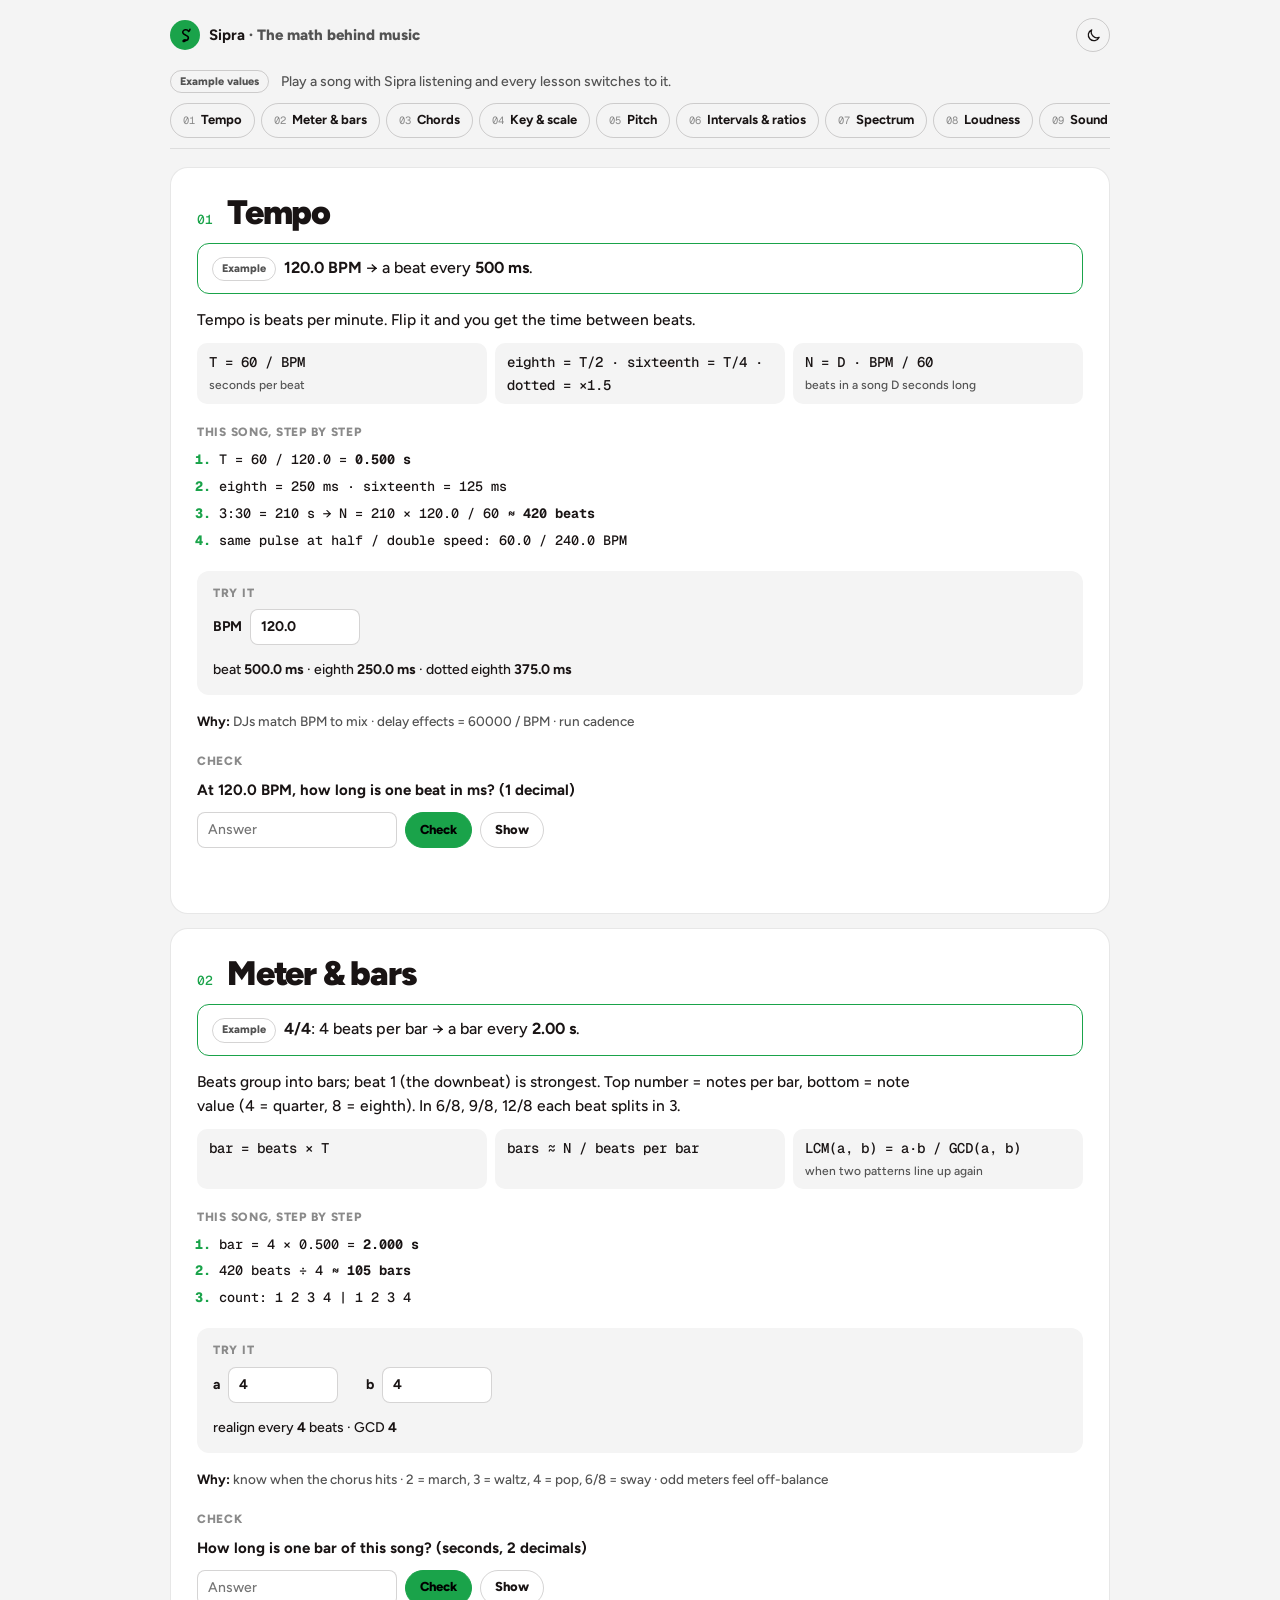
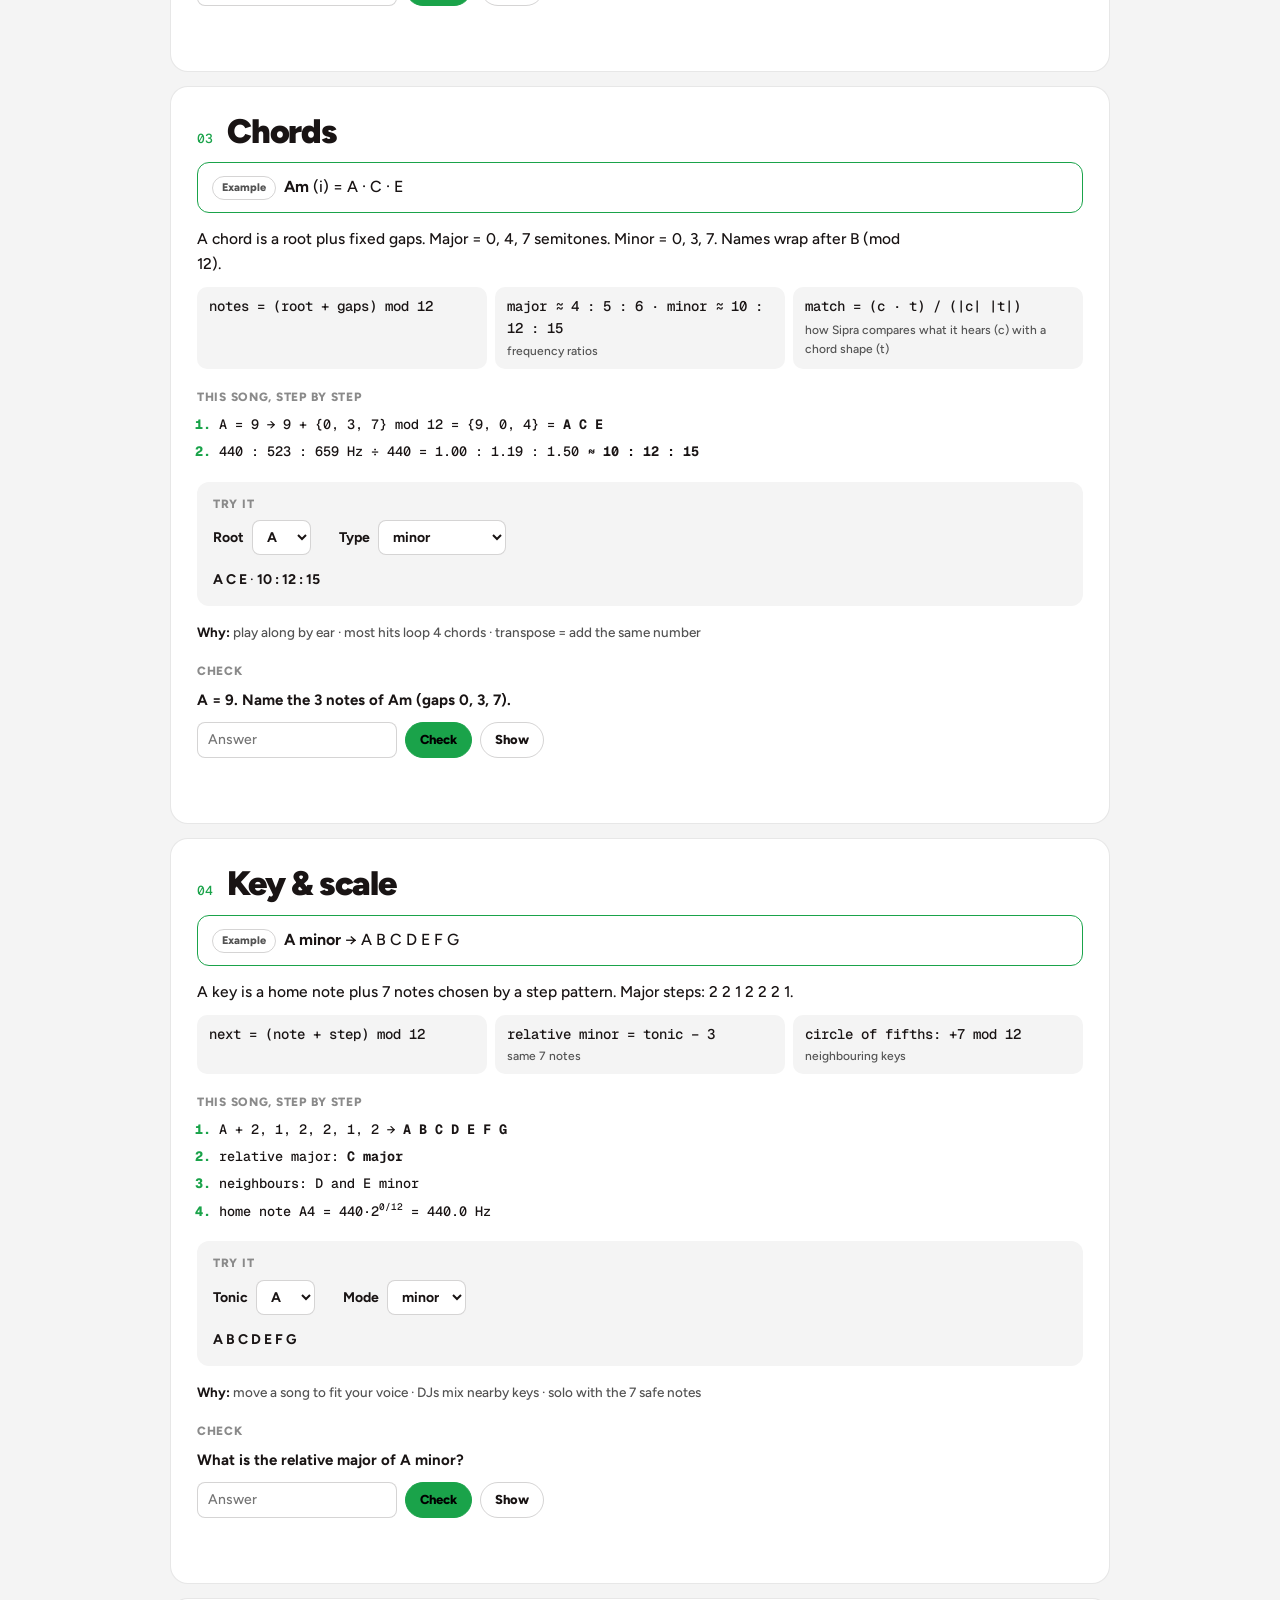
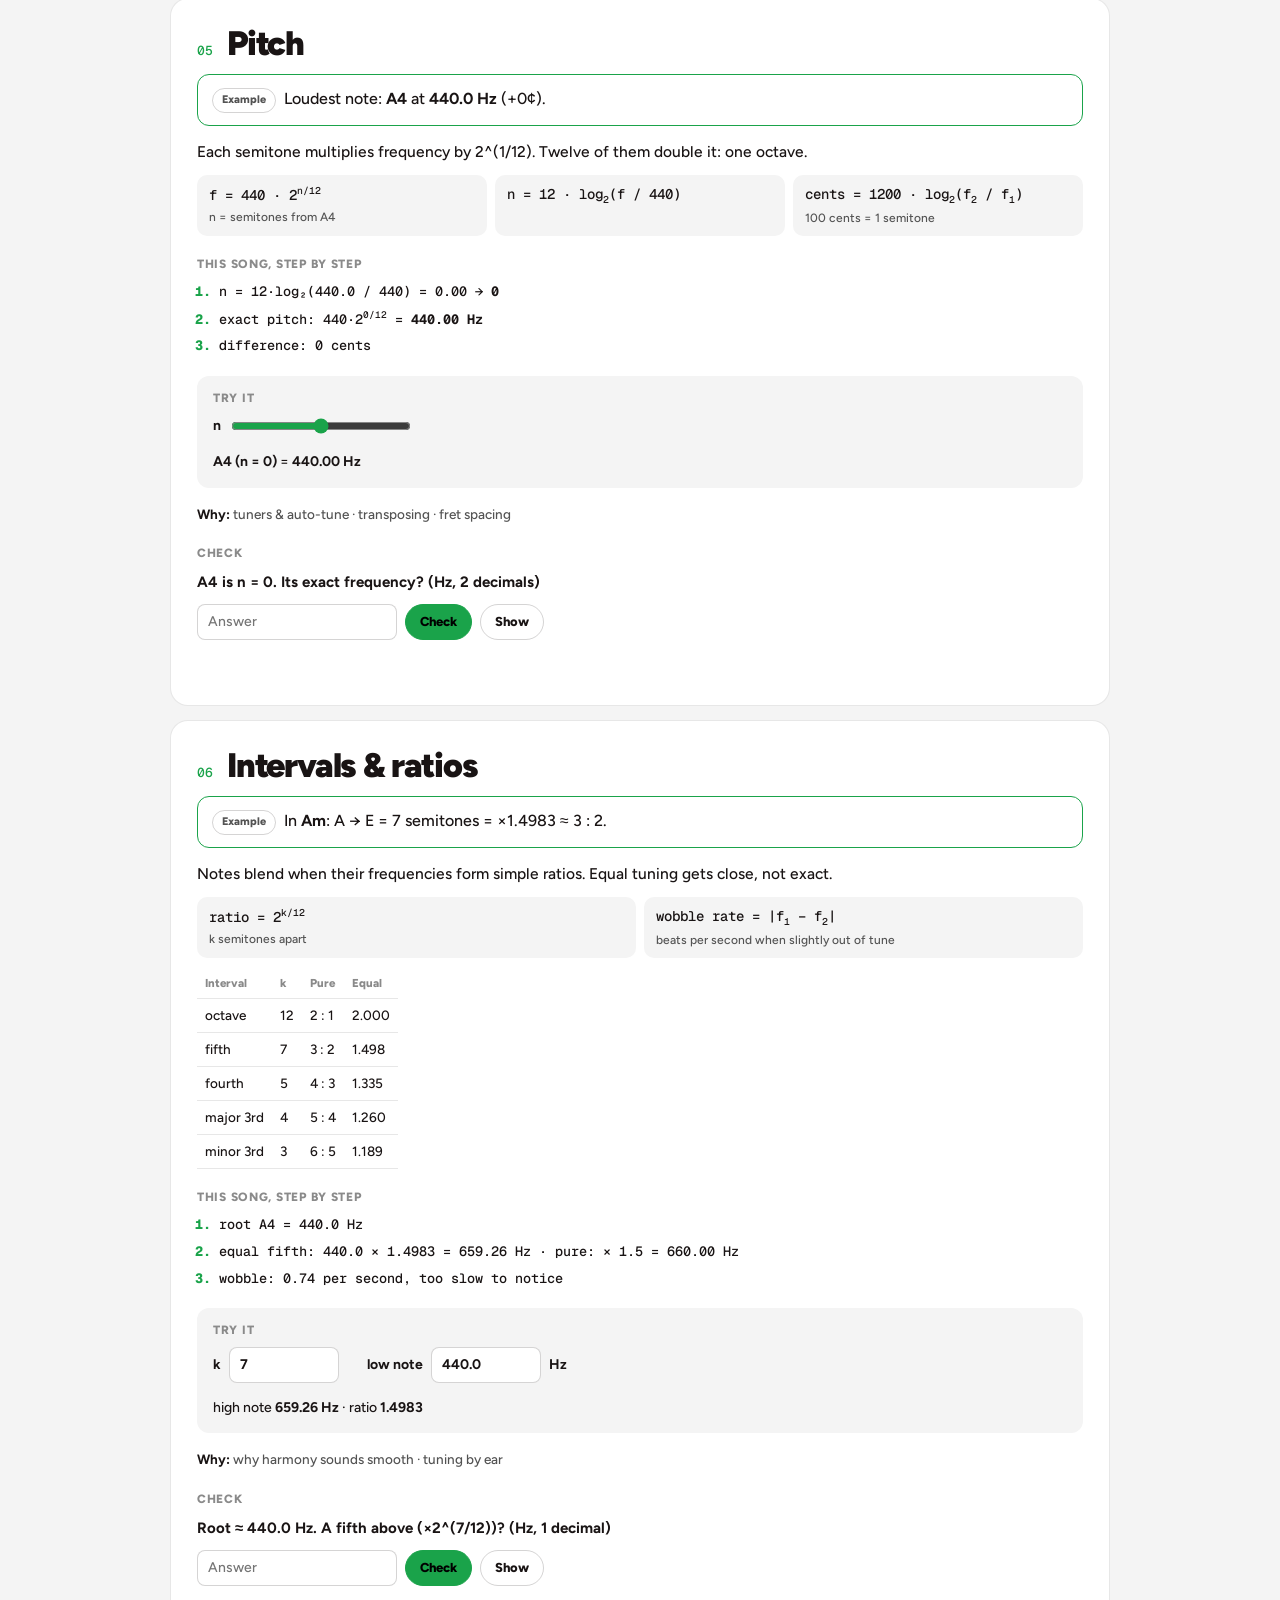
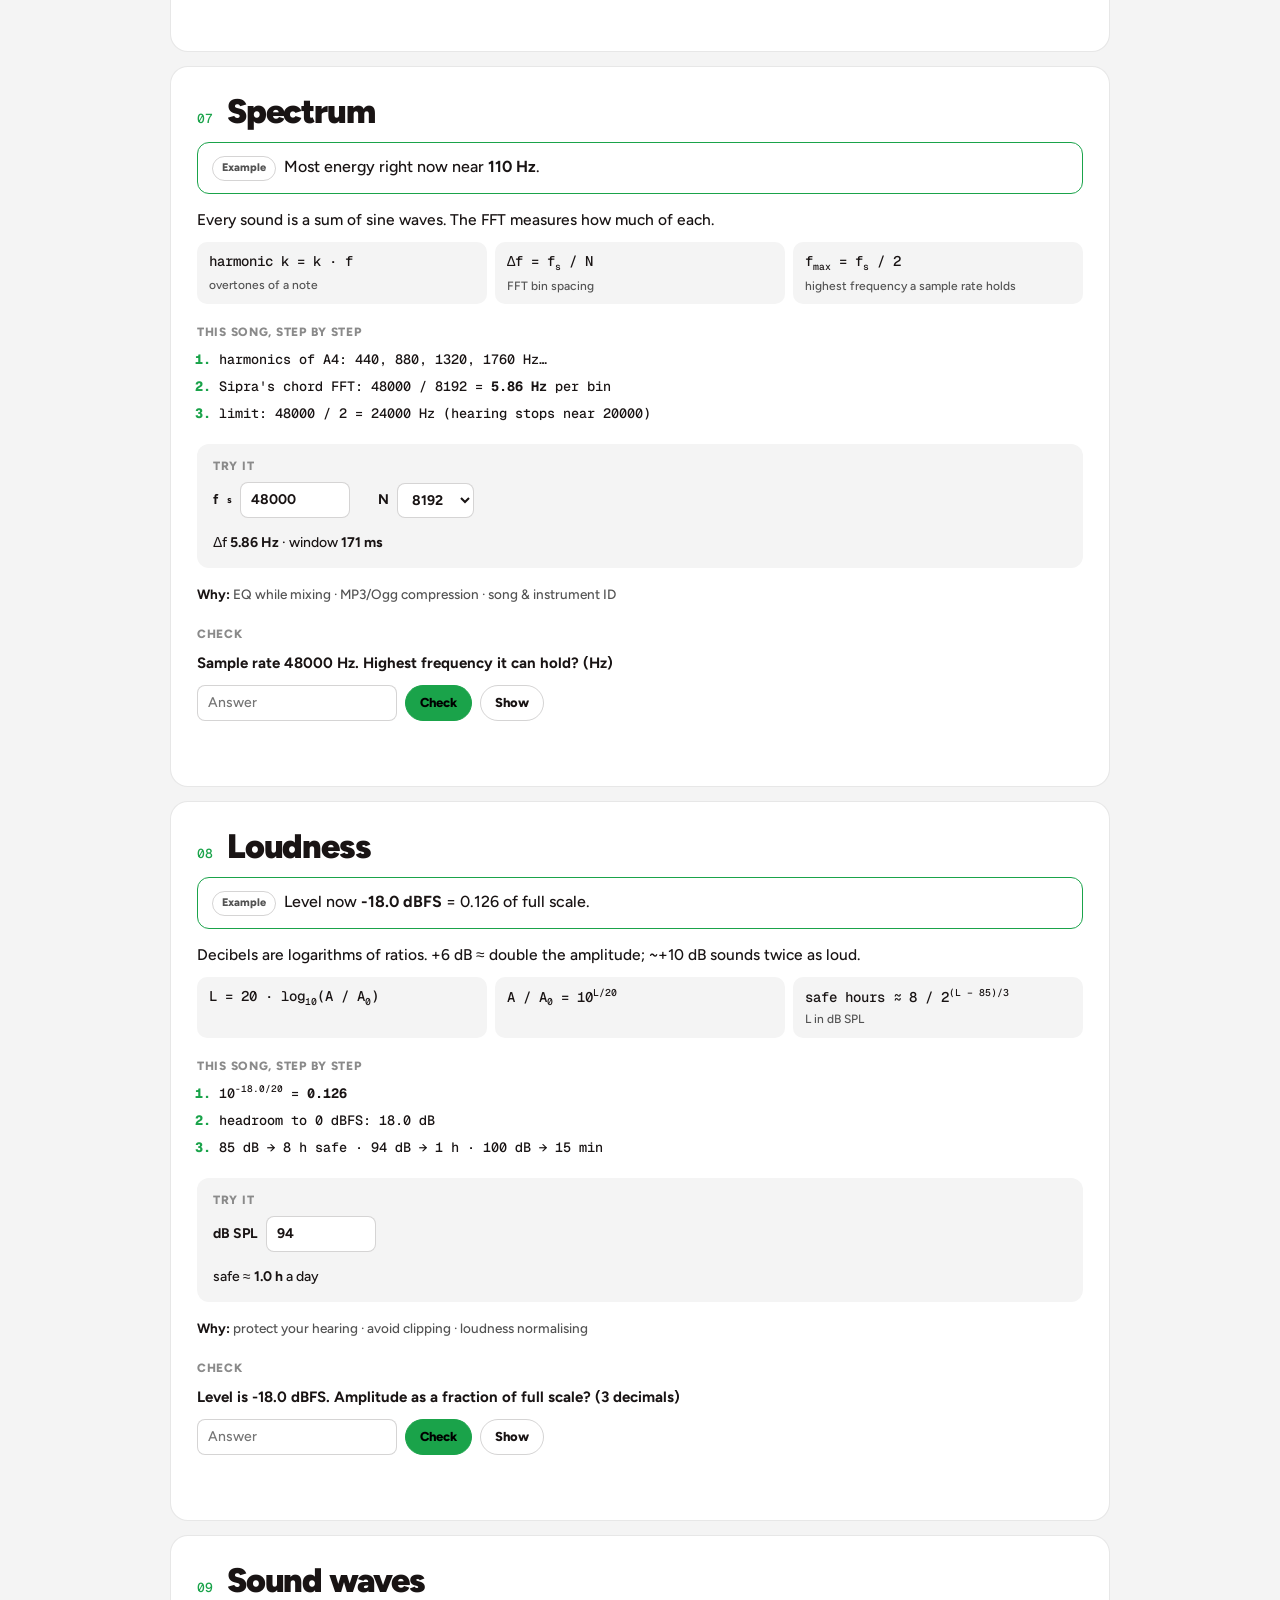
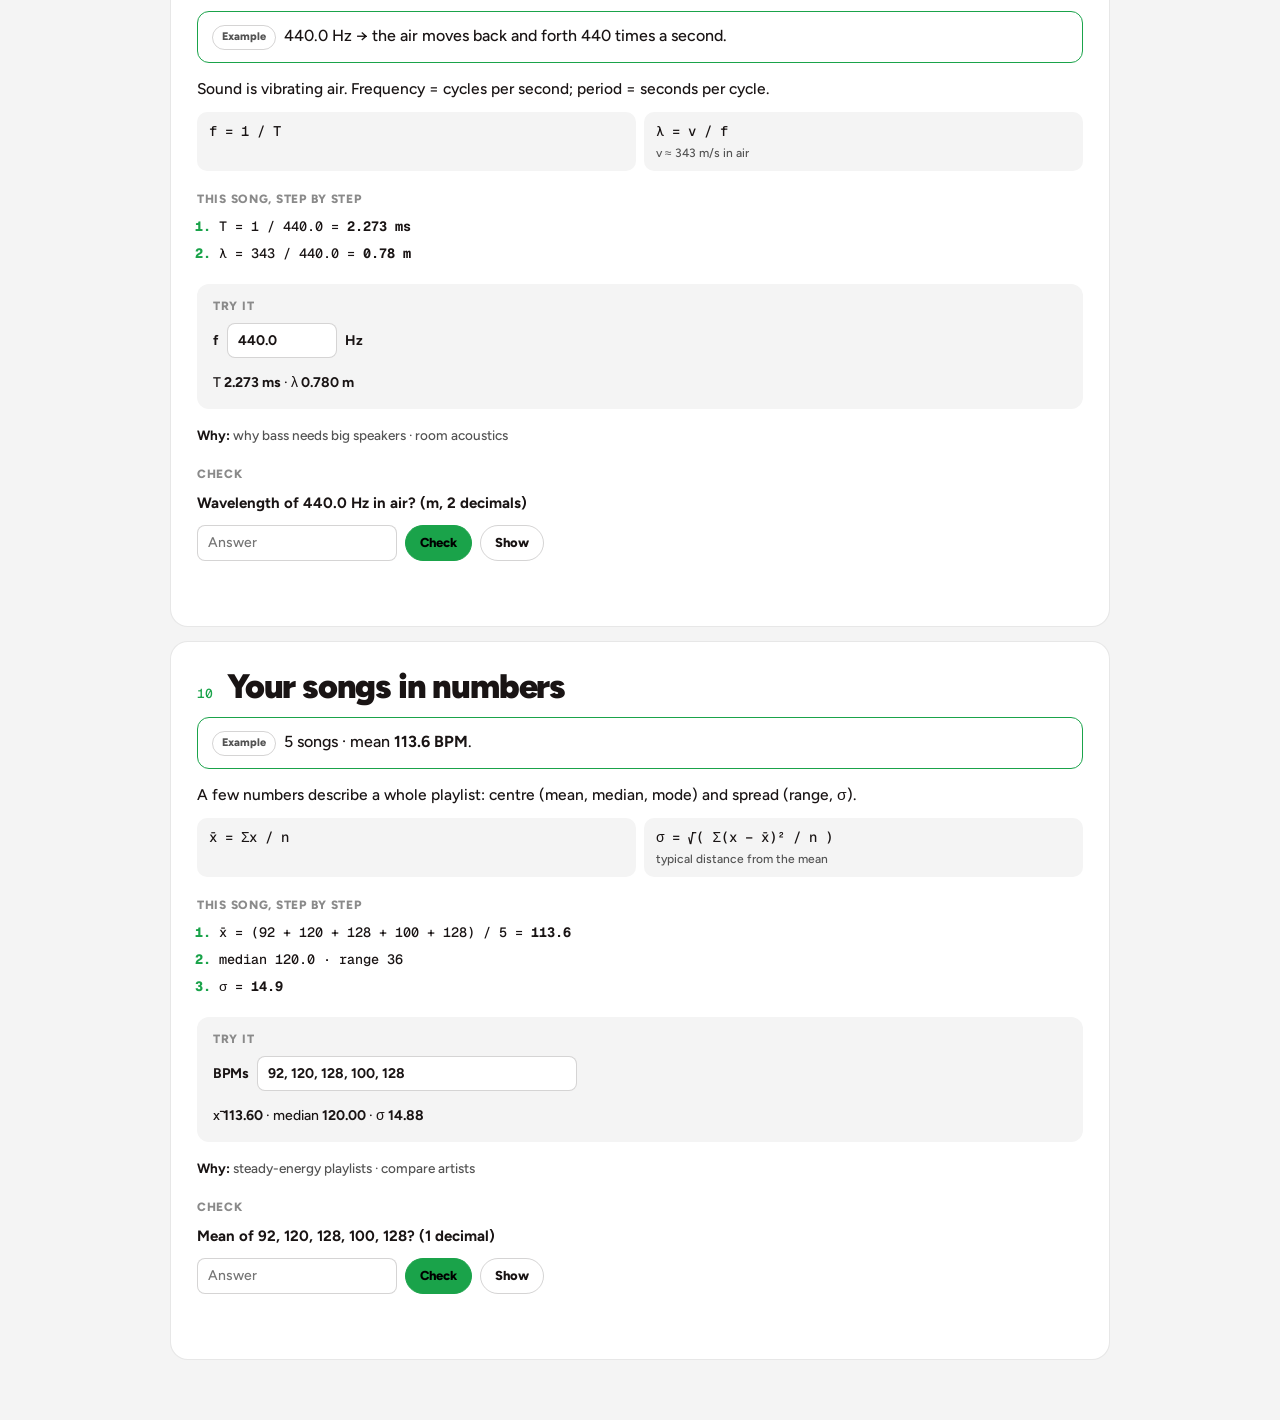
<file: extension/learn.html>
<!DOCTYPE html>
<html lang="en">
<head>
  <meta charset="utf-8">
  <meta name="viewport" content="width=device-width, initial-scale=1">
  <title>Sipra · The math behind music</title>
  <link rel="preconnect" href="https://fonts.googleapis.com">
  <link rel="preconnect" href="https://fonts.gstatic.com" crossorigin>
  <link href="https://fonts.googleapis.com/css2?family=Figtree:wght@400;500;600;700;800;900&family=Geist+Mono:wght@400;500&display=swap" rel="stylesheet">
  <link rel="stylesheet" href="sidepanel.css">
  <link rel="stylesheet" href="learn.css">
  <script src="theme-init.js"></script>
  <style>
    body { font-size: 15px; }
    .page { max-width: 980px; margin: 0 auto; padding: 0 20px; }
    .page-head { display: flex; align-items: center; justify-content: space-between; padding: 18px 0 6px; }
    .page-head h1 { margin: 0; font-size: 15px; font-weight: 800; color: var(--muted); }
    .page-head h1 b { color: var(--text); }
  </style>
</head>
<body>
  <div class="page">
    <header class="page-head">
      <div class="brand">
        <span class="brand-mark" aria-hidden="true"><svg viewBox="0 0 24 24" aria-hidden="true"><path d="M16.4 6.2c-.9-1.7-2.8-2.6-4.8-2.3-2.4.4-3.9 2.3-3.4 4.3.5 2 2.7 2.8 4.6 3.6 1.9.8 3.6 2 3.2 4.1-.3 1.7-1.6 2.8-3.3 3.1" fill="none" stroke="currentColor" stroke-width="2.2" stroke-linecap="round"/><ellipse cx="10.4" cy="19.2" rx="3" ry="2.15" transform="rotate(-22 10.4 19.2)" fill="currentColor"/><path d="M16.4 6.2c.9-.6 1.7-1.6 1.9-2.9" fill="none" stroke="currentColor" stroke-width="2.2" stroke-linecap="round"/></svg></span>
        <h1><b>Sipra</b> · The math behind music</h1>
      </div>
      <button class="icon-btn" id="themeToggle" type="button" aria-label="Switch theme" title="Light / dark">
        <svg class="ic-moon" viewBox="0 0 24 24" fill="none" stroke="currentColor" stroke-width="1.8" stroke-linecap="round" stroke-linejoin="round" aria-hidden="true"><path d="M20 14.5A8 8 0 0 1 9.5 4a8 8 0 1 0 10.5 10.5z"/></svg>
        <svg class="ic-sun" viewBox="0 0 24 24" fill="none" stroke="currentColor" stroke-width="1.8" stroke-linecap="round" aria-hidden="true"><circle cx="12" cy="12" r="4"/><path d="M12 2.5v2M12 19.5v2M2.5 12h2M19.5 12h2M5.3 5.3l1.4 1.4M17.3 17.3l1.4 1.4M5.3 18.7l1.4-1.4M17.3 6.7l1.4-1.4"/></svg>
      </button>
    </header>
    <div id="learnRoot"></div>
  </div>
  <script src="learn.js"></script>
  <script src="learn-page.js"></script>
</body>
</html>
</file>
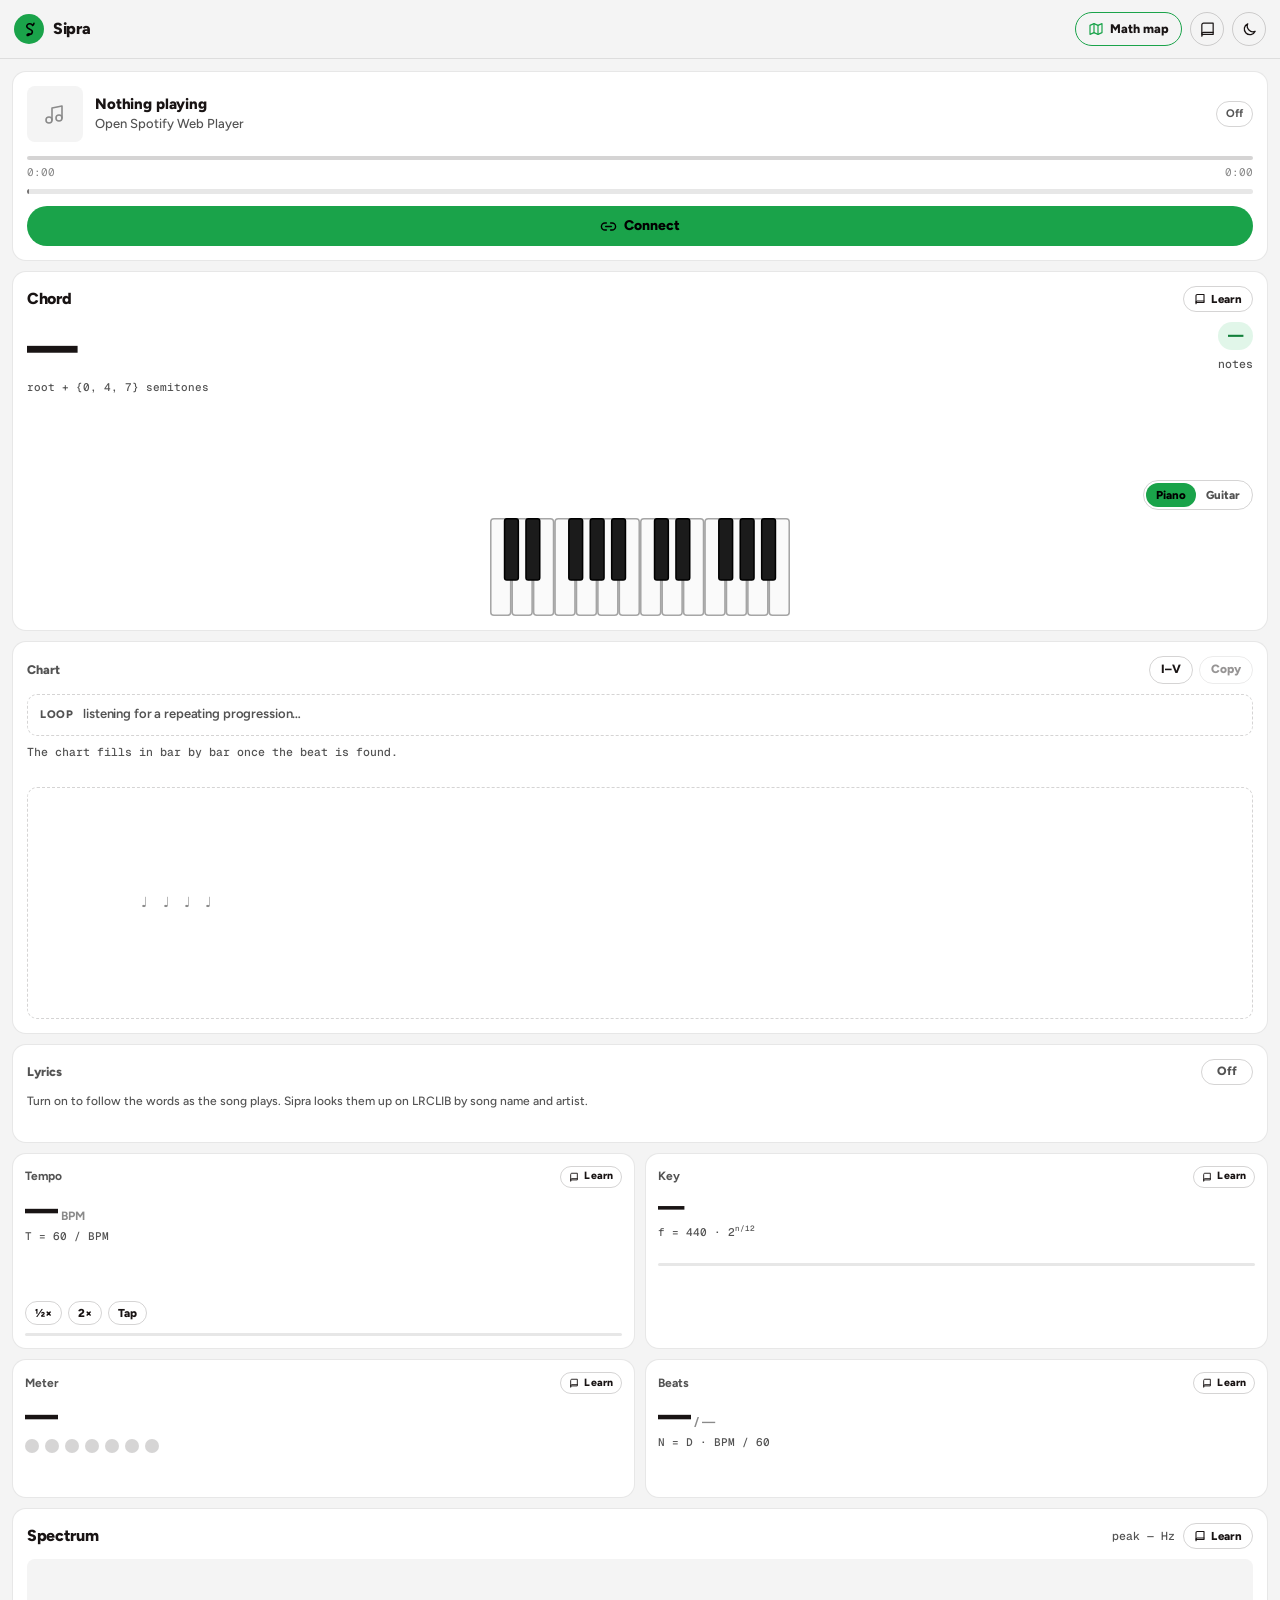
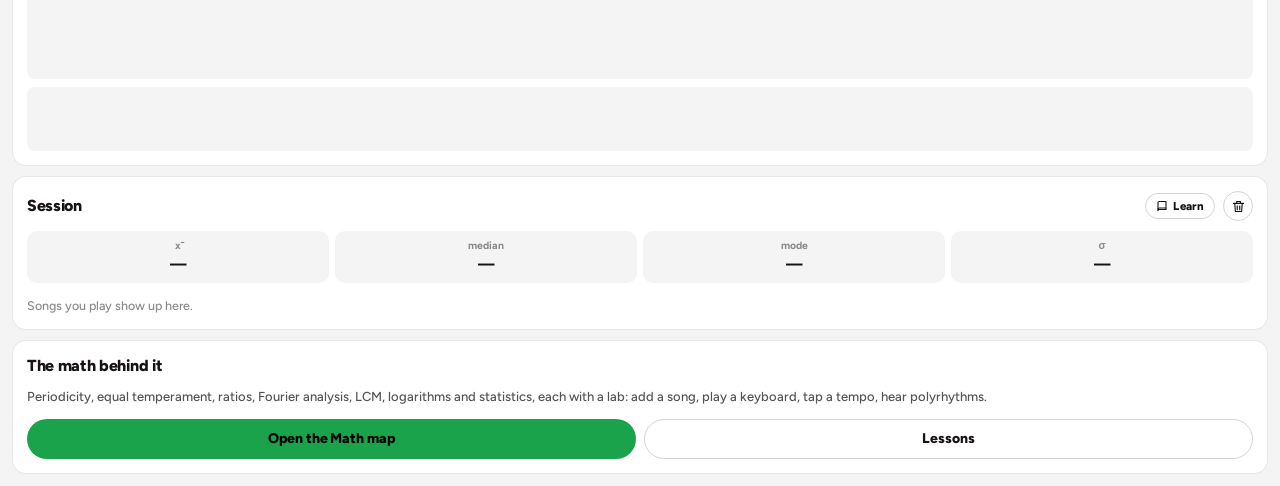
<file: extension/sidepanel.html>
<!DOCTYPE html>
<html lang="en">
<head>
  <meta charset="utf-8">
  <meta name="viewport" content="width=device-width, initial-scale=1">
  <title>Sipra</title>
  <link rel="preconnect" href="https://fonts.googleapis.com">
  <link rel="preconnect" href="https://fonts.gstatic.com" crossorigin>
  <link href="https://fonts.googleapis.com/css2?family=Figtree:wght@400;500;600;700;800;900&family=Geist+Mono:wght@400;500&display=swap" rel="stylesheet">
  <link rel="stylesheet" href="sidepanel.css">
  <link rel="stylesheet" href="sipra-chart.css">
  <link rel="stylesheet" href="sipra-chordviz.css">
  <link rel="stylesheet" href="sipra-lyrics.css">
  <script src="theme-init.js"></script>
</head>
<body>
  <header class="top">
    <div class="brand">
      <span class="brand-mark" aria-hidden="true">
        <svg viewBox="0 0 24 24" aria-hidden="true"><path d="M16.4 6.2c-.9-1.7-2.8-2.6-4.8-2.3-2.4.4-3.9 2.3-3.4 4.3.5 2 2.7 2.8 4.6 3.6 1.9.8 3.6 2 3.2 4.1-.3 1.7-1.6 2.8-3.3 3.1" fill="none" stroke="currentColor" stroke-width="2.2" stroke-linecap="round"/><ellipse cx="10.4" cy="19.2" rx="3" ry="2.15" transform="rotate(-22 10.4 19.2)" fill="currentColor"/><path d="M16.4 6.2c.9-.6 1.7-1.6 1.9-2.9" fill="none" stroke="currentColor" stroke-width="2.2" stroke-linecap="round"/></svg>
      </span>
      <span class="brand-name">Sipra</span>
    </div>
    <div class="top-actions">
      <button class="map-btn" type="button" data-open-map aria-label="Open the Math map: labs and lessons" title="Math map: the math behind music, with labs">
        <svg viewBox="0 0 24 24" fill="none" stroke="currentColor" stroke-width="1.8" stroke-linecap="round" stroke-linejoin="round" aria-hidden="true"><path d="M9 4 3 6.5v13.5l6-2.5 6 2.5 6-2.5V4l-6 2.5z"/><path d="M9 4v13.5M15 6.5V20"/></svg>
        Math map
      </button>
      <button class="icon-btn" type="button" data-learn="" aria-label="Open all lessons" title="Lessons">
        <svg viewBox="0 0 24 24" fill="none" stroke="currentColor" stroke-width="1.7" stroke-linecap="round" stroke-linejoin="round" aria-hidden="true"><path d="M4 5.5A2.5 2.5 0 0 1 6.5 3H20v16H6.5A2.5 2.5 0 0 0 4 21.5z"/><path d="M4 18.5A2.5 2.5 0 0 1 6.5 16H20"/></svg>
      </button>
      <button class="icon-btn" id="themeToggle" type="button" aria-label="Switch theme" title="Light / dark">
        <svg class="ic-moon" viewBox="0 0 24 24" fill="none" stroke="currentColor" stroke-width="1.8" stroke-linecap="round" stroke-linejoin="round" aria-hidden="true"><path d="M20 14.5A8 8 0 0 1 9.5 4a8 8 0 1 0 10.5 10.5z"/></svg>
        <svg class="ic-sun" viewBox="0 0 24 24" fill="none" stroke="currentColor" stroke-width="1.8" stroke-linecap="round" aria-hidden="true"><circle cx="12" cy="12" r="4"/><path d="M12 2.5v2M12 19.5v2M2.5 12h2M19.5 12h2M5.3 5.3l1.4 1.4M17.3 17.3l1.4 1.4M5.3 18.7l1.4-1.4M17.3 6.7l1.4-1.4"/></svg>
      </button>
    </div>
  </header>

  <main>
    <section class="card np" aria-label="Now playing">
      <div class="np-row">
        <div class="art" id="art">
          <svg viewBox="0 0 24 24" fill="none" stroke="currentColor" stroke-width="1.6" stroke-linecap="round" stroke-linejoin="round" aria-hidden="true"><path d="M9 18V6l10-2v12"/><circle cx="6" cy="18" r="3"/><circle cx="16" cy="16" r="3"/></svg>
          <img id="artImg" alt="" hidden>
          <div class="art-eq" id="artEq" aria-hidden="true"><i></i><i></i><i></i><i></i><i></i></div>
        </div>
        <div class="np-text">
          <p class="np-title" id="npTitle">Nothing playing</p>
          <p class="np-artist" id="npArtist">Open Spotify Web Player</p>
        </div>
        <span class="status" id="status" data-state="off">Off</span>
      </div>
      <div class="progress" aria-hidden="true"><i id="progressFill"></i></div>
      <div class="times"><span id="posText">0:00</span><span id="durText">0:00</span></div>
      <div class="level" aria-hidden="true"><i id="levelFill"></i><b id="levelPeak"></b></div>
      <div class="connect-row">
        <button class="btn btn-primary" id="connectBtn" type="button">
          <svg viewBox="0 0 24 24" fill="none" stroke="currentColor" stroke-width="2" stroke-linecap="round" stroke-linejoin="round" aria-hidden="true"><path d="M9 7H7a5 5 0 0 0 0 10h2M15 7h2a5 5 0 0 1 0 10h-2M8 12h8"/></svg>
          <span id="connectLabel">Connect</span>
        </button>
        <button class="btn btn-ghost" id="openSpotifyBtn" type="button" hidden>
          <svg viewBox="0 0 24 24" fill="none" stroke="currentColor" stroke-width="1.8" stroke-linecap="round" stroke-linejoin="round" aria-hidden="true"><path d="M14 4h6v6M20 4l-9 9M18 14v5a1 1 0 0 1-1 1H5a1 1 0 0 1-1-1V7a1 1 0 0 1 1-1h5"/></svg>
          Open Spotify
        </button>
      </div>
      <p class="hint" id="hint" hidden></p>
    </section>

    <!-- Chord -->
    <section class="card chord-card" aria-label="Current chord">
      <div class="card-head">
        <h2>Chord</h2>
        <button class="learn" type="button" data-learn="chords">Learn</button>
      </div>
      <div class="chord-main">
        <p class="chord-name" id="chordName">—</p>
        <div class="chord-side">
          <span class="roman" id="chordRoman">—</span>
          <code id="chordNotes">notes</code>
        </div>
      </div>
      <code class="chord-math" id="chordMath">root + {0, 4, 7} semitones</code>
      <ol class="chord-line" id="chordLine" aria-label="Recent chords"></ol>
      <div class="chord-viz" id="chordViz" aria-label="The chord on a piano or guitar"></div>
    </section>

    <!-- Chord chart: the song's chords bar by bar -->
    <section class="card" id="chartCard" aria-label="Chord chart, bar by bar"></section>

    <!-- Lyrics that follow the song -->
    <section class="card" id="lyricsCard" aria-label="Lyrics"></section>

    <section class="grid" aria-label="Song math">
      <article class="tile">
        <header><span>Tempo</span><button class="learn sm" type="button" data-learn="tempo" aria-label="Learn tempo math">Learn</button></header>
        <p class="big"><span id="bpmVal">—</span><small>BPM</small></p>
        <code id="bpmMath">T = 60 / BPM</code>
        <code class="alt" id="bpmAlt"></code>
        <div class="tempo-fix" role="group" aria-label="Fix the tempo">
          <button type="button" data-tempo-fix="0.5" title="Halve the tempo (Sipra counted eighth notes)">½×</button>
          <button type="button" data-tempo-fix="2" title="Double the tempo (Sipra counted half notes)">2×</button>
          <button type="button" data-tap-tempo title="Tap along with the beat, 4 taps or more">Tap</button>
          <button type="button" data-tap-auto hidden title="Go back to Sipra's own tempo">Auto</button>
        </div>
        <div class="conf" aria-hidden="true"><i id="bpmConf"></i></div>
      </article>
      <article class="tile">
        <header><span>Key</span><button class="learn sm" type="button" data-learn="keys" aria-label="Learn key math">Learn</button></header>
        <p class="big" id="keyVal">—</p>
        <code id="keyMath">f = 440 · 2<sup>n/12</sup></code>
        <div class="conf" aria-hidden="true"><i id="keyConf"></i></div>
      </article>
      <article class="tile">
        <header><span>Meter</span><button class="learn sm" type="button" data-learn="meter" aria-label="Learn meter math">Learn</button></header>
        <p class="big" id="meterVal">—</p>
        <div class="pulse" id="pulse" aria-hidden="true"><i></i><i></i><i></i><i></i><i></i><i></i><i></i></div>
        <code id="meterFeel"></code>
      </article>
      <article class="tile">
        <header><span>Beats</span><button class="learn sm" type="button" data-learn="tempo" aria-label="Learn beat math">Learn</button></header>
        <p class="big"><span id="beatNow">—</span><small id="beatTotal">/ —</small></p>
        <code>N = D · BPM / 60</code>
      </article>
    </section>

    <section class="card" aria-label="Live spectrum">
      <div class="card-head">
        <h2>Spectrum</h2>
        <div class="head-right"><code id="peakText">peak — Hz</code><button class="learn" type="button" data-learn="spectrum">Learn</button></div>
      </div>
      <canvas id="spectrum" aria-label="Live frequency spectrum"></canvas>
      <canvas id="scope" class="scope" aria-label="Live waveform"></canvas>
    </section>

    <section class="card" aria-label="Session statistics">
      <div class="card-head">
        <h2>Session</h2>
        <div class="head-right">
          <button class="learn" type="button" data-learn="stats">Learn</button>
          <button class="icon-btn small" id="clearBtn" type="button" aria-label="Clear session" title="Clear">
            <svg viewBox="0 0 24 24" fill="none" stroke="currentColor" stroke-width="1.8" stroke-linecap="round" stroke-linejoin="round" aria-hidden="true"><path d="M4 7h16M10 11v6M14 11v6M6 7l1 13h10l1-13M9 7V4h6v3"/></svg>
          </button>
        </div>
      </div>
      <div class="stats">
        <p><span>x̄</span><strong id="sMean">—</strong></p>
        <p><span>median</span><strong id="sMedian">—</strong></p>
        <p><span>mode</span><strong id="sMode">—</strong></p>
        <p><span>σ</span><strong id="sStd">—</strong></p>
      </div>
      <ol class="tracks" id="tracks"></ol>
      <p class="empty" id="emptyTracks">Songs you play show up here.</p>
    </section>

    <!-- The rest of the math: labs and the concept map live on the Sipra website -->
    <section class="card map-card" aria-label="Math map">
      <div class="card-head"><h2>The math behind it</h2></div>
      <p class="map-copy">Periodicity, equal temperament, ratios, Fourier analysis, LCM, logarithms and statistics, each with a lab: add a song, play a keyboard, tap a tempo, hear polyrhythms.</p>
      <div class="map-actions">
        <button class="btn btn-primary" type="button" data-open-map>Open the Math map</button>
        <button class="btn btn-ghost" type="button" data-learn="">Lessons</button>
      </div>
    </section>
  </main>

  <script src="analysis.js"></script>
  <script src="sipra-rhythm.js"></script>
  <script src="sipra-engine.js"></script>
  <script src="sipra-chart.js"></script>
  <script src="sipra-chordviz.js"></script>
  <script src="sipra-lyrics.js"></script>
  <script src="sipra-taptempo.js"></script>
  <script src="sidepanel.js"></script>
</body>
</html>
</file>
<file: extension/sidepanel.css>
/* The Math Behind Music: side panel. Spotify palette, one accent, no glow. */
:root, :root[data-theme="light"] {
  --bg: #F4F4F4;
  --surface: #FFFFFF;
  --inset: #F4F4F4;
  --text: #191414;
  --muted: #535353;
  --faint: #8A8A8A;
  --line: rgba(25, 20, 20, .10);
  --line-strong: rgba(25, 20, 20, .18);
  --accent: #1AA34A;
  --accent-hi: #12803A;
  --accent-wash: rgba(29, 185, 84, .13);
  --on-accent: #000000;
  --danger: #E22134;
  color-scheme: light;
}
:root[data-theme="dark"] {
  --bg: #121212;
  --surface: #181818;
  --inset: #121212;
  --text: #FFFFFF;
  --muted: #B3B3B3;
  --faint: #7A7A7A;
  --line: rgba(255, 255, 255, .09);
  --line-strong: rgba(255, 255, 255, .17);
  --accent: #1DB954;
  --accent-hi: #1ED760;
  --accent-wash: rgba(29, 185, 84, .15);
  --on-accent: #000000;
  --danger: #F15E6C;
  color-scheme: dark;
}

* { box-sizing: border-box; }
[hidden] { display: none !important; }
html, body { margin: 0; }
body {
  min-width: 300px;
  background: var(--bg);
  color: var(--text);
  font: 500 14px/1.4 "Spotify Mix", "Circular Std", "Circular", "Figtree", -apple-system, BlinkMacSystemFont, "Segoe UI", sans-serif;
  -webkit-font-smoothing: antialiased;
}
code, .mono { font-family: "Geist Mono", ui-monospace, "SFMono-Regular", Consolas, monospace; font-size: 11.5px; color: var(--muted); }
sup, sub { font-size: .7em; }
button { font: inherit; cursor: pointer; }
svg { display: block; }

.top {
  position: sticky; top: 0; z-index: 5;
  display: flex; align-items: center; justify-content: space-between;
  padding: 12px 14px; background: var(--bg); border-bottom: 1px solid var(--line);
}
.brand { display: flex; align-items: center; gap: 9px; }
.brand-mark { display: grid; place-items: center; width: 30px; height: 30px; border-radius: 999px; background: var(--accent); color: #000; }
.brand-mark svg { width: 17px; height: 17px; }
.brand-name { font-weight: 800; font-size: 16px; letter-spacing: -.02em; }

.icon-btn {
  display: grid; place-items: center; width: 34px; height: 34px; padding: 0;
  border: 1px solid var(--line-strong); border-radius: 999px; background: transparent; color: var(--text);
}
.icon-btn:hover { border-color: var(--text); }
.icon-btn svg { width: 17px; height: 17px; }
.icon-btn.small { width: 30px; height: 30px; }
.icon-btn.small svg { width: 15px; height: 15px; }
.ic-sun { display: none; }
:root[data-theme="dark"] .ic-sun { display: block; }
:root[data-theme="dark"] .ic-moon { display: none; }

main { display: grid; gap: 10px; padding: 12px; }
.card { background: var(--surface); border: 1px solid var(--line); border-radius: 14px; padding: 14px; }
.card-head { display: flex; align-items: center; justify-content: space-between; margin-bottom: 10px; }
h2 { margin: 0; font-size: 16px; font-weight: 800; letter-spacing: -.02em; }

/* Now playing */
.np-row { display: grid; grid-template-columns: 56px 1fr auto; align-items: center; gap: 12px; }
.art { position: relative; width: 56px; height: 56px; border-radius: 8px; overflow: hidden; background: var(--inset); color: var(--faint); display: grid; place-items: center; }
.art svg { width: 24px; height: 24px; }
.art img { position: absolute; inset: 0; width: 100%; height: 100%; object-fit: cover; }
.np-text { min-width: 0; }
.np-title, .np-artist { margin: 0; white-space: nowrap; overflow: hidden; text-overflow: ellipsis; }
.np-title { font-size: 15px; font-weight: 800; letter-spacing: -.01em; }
.np-artist { font-size: 13px; color: var(--muted); }
.status {
  padding: 4px 9px; border-radius: 999px; border: 1px solid var(--line-strong);
  font-size: 11px; font-weight: 700; color: var(--muted); white-space: nowrap;
}
.status[data-state="live"] { background: var(--accent); border-color: var(--accent); color: var(--on-accent); }
.status[data-state="warn"] { border-color: var(--danger); color: var(--danger); }

.progress { margin-top: 14px; height: 4px; border-radius: 999px; background: var(--line-strong); overflow: hidden; }
.progress i { display: block; height: 100%; width: 0%; background: var(--text); border-radius: 999px; }
.times { display: flex; justify-content: space-between; margin-top: 5px; font: 11px "Geist Mono", ui-monospace, monospace; color: var(--faint); }

.connect-row { display: flex; gap: 8px; margin-top: 12px; }
.btn {
  display: inline-flex; align-items: center; justify-content: center; gap: 7px;
  height: 40px; padding: 0 18px; border-radius: 999px; border: 1px solid transparent;
  font-weight: 800; font-size: 14px; letter-spacing: -.005em;
}
.btn svg { width: 17px; height: 17px; }
.btn-primary { flex: 1; background: var(--accent); color: var(--on-accent); }
.btn-primary:hover { background: var(--accent-hi); transform: scale(1.02); }
.btn-primary[data-connected="true"] { background: transparent; color: var(--text); border-color: var(--line-strong); }
.btn-primary[data-connected="true"]:hover { border-color: var(--text); transform: none; }
.btn-ghost { background: transparent; color: var(--text); border-color: var(--line-strong); }
.btn-ghost:hover { border-color: var(--text); }
.hint { margin: 10px 0 0; font-size: 12.5px; color: var(--muted); }
.hint b { color: var(--text); }

/* Number tiles */
.grid { display: grid; grid-template-columns: 1fr 1fr; gap: 10px; }
.tile { background: var(--surface); border: 1px solid var(--line); border-radius: 14px; padding: 12px; min-width: 0; }
.tile header { display: flex; align-items: center; justify-content: space-between; color: var(--muted); font-size: 12px; font-weight: 700; }
.tile header svg { width: 16px; height: 16px; color: var(--faint); }
.big { margin: 6px 0 4px; font-size: 30px; font-weight: 900; letter-spacing: -.04em; line-height: 1.05; white-space: nowrap; overflow: hidden; text-overflow: ellipsis; }
.big small { margin-left: 4px; font-size: 12px; font-weight: 700; letter-spacing: 0; color: var(--faint); }
#keyVal { font-size: 24px; }
.tile code { display: block; font-size: 11px; line-height: 1.45; overflow-wrap: anywhere; }
.conf { margin-top: 8px; height: 3px; border-radius: 999px; background: var(--line); overflow: hidden; }
.conf i { display: block; height: 100%; width: 0%; background: var(--accent); transition: width .4s ease; }
.pulse { display: flex; gap: 6px; margin-top: 8px; }
.pulse i { width: 14px; height: 14px; border-radius: 999px; background: var(--line-strong); transition: background .06s linear; }
.pulse i.on { background: var(--accent); }
.pulse i.down.on { background: var(--text); }

/* Spectrum */
canvas { display: block; width: 100%; height: 120px; border-radius: 8px; background: var(--inset); }
.foot { display: block; margin-top: 8px; }

/* Live note */
.note { display: grid; grid-template-columns: auto 1fr; align-items: center; gap: 16px; }
.note-big { min-width: 78px; font-size: 52px; font-weight: 900; letter-spacing: -.05em; line-height: 1; }
.note-big sup { font-size: 18px; color: var(--accent); margin-left: 2px; letter-spacing: 0; }
.note-math { display: grid; gap: 5px; }
.note-math p { margin: 0; display: flex; justify-content: space-between; gap: 10px; border-bottom: 1px solid var(--line); padding-bottom: 4px; }
.note-math p:last-child { border-bottom: 0; }
.lbl { font-size: 12px; font-weight: 700; color: var(--faint); }
.note-math code { color: var(--text); }

/* Session */
.stats { display: grid; grid-template-columns: repeat(4, 1fr); gap: 6px; margin-bottom: 10px; }
.stats p { margin: 0; padding: 8px 6px; border-radius: 10px; background: var(--inset); text-align: center; min-width: 0; }
.stats span { display: block; font-size: 10.5px; font-weight: 700; color: var(--faint); }
.stats strong { display: block; font-size: 15px; font-weight: 800; white-space: nowrap; }
.tracks { list-style: none; margin: 0; padding: 0; display: grid; gap: 2px; }
.tracks li { display: grid; grid-template-columns: 36px 1fr auto; align-items: center; gap: 10px; padding: 6px; border-radius: 8px; }
.tracks li:hover { background: var(--inset); }
.tracks img, .tracks .ph { width: 36px; height: 36px; border-radius: 4px; object-fit: cover; background: var(--inset); }
.tracks .t { min-width: 0; }
.tracks .t b, .tracks .t span { display: block; white-space: nowrap; overflow: hidden; text-overflow: ellipsis; }
.tracks .t b { font-size: 13px; font-weight: 700; }
.tracks .t span { font-size: 12px; color: var(--muted); }
.tracks .n { text-align: right; font: 11px/1.35 "Geist Mono", ui-monospace, monospace; color: var(--muted); }
.tracks .n strong { display: block; color: var(--text); font-size: 12px; }
.empty { margin: 4px 0 0; font-size: 12.5px; color: var(--faint); }

@media (prefers-reduced-motion: reduce) {
  * { transition: none !important; }
}

/* ===== Audio-driven motion (only moves when sound is playing) ===== */
.art-eq { position: absolute; inset: auto 0 0 0; height: 100%; display: flex; align-items: flex-end; justify-content: center; gap: 3px; padding: 0 8px 7px;
  background: rgba(0,0,0,.45); opacity: 0; transition: opacity .25s; }
.art.is-live .art-eq { opacity: 1; }
.art-eq i { width: 4px; height: 100%; border-radius: 2px; background: #1ED760; transform-origin: bottom; transform: scaleY(.12); transition: transform 60ms linear; }
.level { position: relative; margin-top: 10px; height: 5px; border-radius: 999px; background: var(--line); overflow: hidden; }
.level i { position: absolute; inset: 0 auto 0 0; width: 0%; background: var(--accent); border-radius: 999px; transition: width 50ms linear; }
.level b { position: absolute; top: 0; bottom: 0; width: 2px; left: 0%; background: var(--text); opacity: .55; }
.scope { height: 64px; margin-top: 8px; }
.big { transform-origin: left center; transition: transform 90ms ease-out, color 90ms ease-out; }
.big.bump { transform: scale(1.07); color: var(--accent); }
.brand-mark { transition: transform 90ms ease-out; }
.brand-mark.bump { transform: scale(1.12); }
.pulse i { transition: background 60ms linear, transform 90ms ease-out; }
.pulse i.on { transform: scale(1.15); }
@media (prefers-reduced-motion: reduce) { .big.bump, .brand-mark.bump, .pulse i.on { transform: none; } }
.hint small { display: block; margin-top: 4px; font: 11px "Geist Mono", ui-monospace, monospace; color: var(--faint); }

/* ===== Sipra additions ===== */
.top-actions { display: flex; gap: 8px; }
.head-right { display: flex; align-items: center; gap: 8px; }
.learn {
  display: inline-flex; align-items: center; gap: 5px; height: 26px; padding: 0 10px;
  border: 1px solid var(--line-strong); border-radius: 999px; background: transparent;
  color: var(--text); font-size: 11.5px; font-weight: 800; letter-spacing: .01em;
}
.learn::before {
  content: ""; width: 12px; height: 12px; background: currentColor;
  -webkit-mask: url('data:image/svg+xml;utf8,<svg xmlns="http://www.w3.org/2000/svg" viewBox="0 0 24 24" fill="none" stroke="black" stroke-width="2.2" stroke-linecap="round" stroke-linejoin="round"><path d="M4 5.5A2.5 2.5 0 0 1 6.5 3H20v16H6.5A2.5 2.5 0 0 0 4 21.5z"/><path d="M4 18.5A2.5 2.5 0 0 1 6.5 16H20"/></svg>') center / contain no-repeat;
          mask: url('data:image/svg+xml;utf8,<svg xmlns="http://www.w3.org/2000/svg" viewBox="0 0 24 24" fill="none" stroke="black" stroke-width="2.2" stroke-linecap="round" stroke-linejoin="round"><path d="M4 5.5A2.5 2.5 0 0 1 6.5 3H20v16H6.5A2.5 2.5 0 0 0 4 21.5z"/><path d="M4 18.5A2.5 2.5 0 0 1 6.5 16H20"/></svg>') center / contain no-repeat;
}
.learn:hover { background: var(--accent); border-color: var(--accent); color: var(--on-accent); }
.learn.sm { height: 22px; padding: 0 8px; font-size: 10.5px; }
.learn.sm::before { width: 10px; height: 10px; }

/* Chord card */
.chord-main { display: flex; align-items: center; justify-content: space-between; gap: 12px; }
.chord-name { margin: 0; font-size: 46px; font-weight: 900; letter-spacing: -.05em; line-height: 1; transition: color .12s; }
.chord-name.changed { color: var(--accent); }
.chord-side { display: grid; justify-items: end; gap: 6px; }
.roman { padding: 4px 10px; border-radius: 999px; background: var(--accent-wash); color: var(--accent-hi); font-weight: 900; font-size: 14px; }
:root[data-theme="light"] .roman { color: var(--accent-hi); }
.chord-math { display: block; margin-top: 8px; font-size: 11px; line-height: 1.5; overflow-wrap: anywhere; }
.chord-line { list-style: none; display: flex; gap: 5px; margin: 12px 0 0; padding: 0; overflow: hidden; }
.chord-line li { flex: 0 0 auto; padding: 5px 9px; border-radius: 8px; background: var(--inset); font-size: 12px; font-weight: 800; color: var(--muted); }
.chord-line li span { display: block; font: 10px "Geist Mono", ui-monospace, monospace; color: var(--faint); font-weight: 400; }
.chord-line li.now { background: var(--accent); color: var(--on-accent); }
.chord-line li.now span { color: rgba(0, 0, 0, .65); }

.tile header .learn { margin-left: auto; }
.tile .alt { margin-top: 2px; color: var(--faint); }
.note { position: relative; }
.note-learn { position: absolute; top: 12px; right: 12px; }
.note .note-math { margin-top: 26px; }

/* Math map button (header) and card (bottom) */
.map-btn {
  display: inline-flex; align-items: center; gap: 6px; height: 34px; padding: 0 12px; border-radius: 999px; cursor: pointer;
  border: 1px solid var(--accent); background: transparent; color: var(--text); font: inherit; font-size: 12.5px; font-weight: 800;
}
.map-btn svg { width: 16px; height: 16px; color: var(--accent); }
.map-btn:hover { background: var(--accent); color: var(--on-accent); }
.map-btn:hover svg { color: var(--on-accent); }
.map-copy { margin: 0; font-size: 13px; line-height: 1.55; color: var(--muted); }
.map-actions { display: flex; gap: 8px; margin-top: 12px; }
.map-actions .btn { flex: 1; }

/* Chord on a piano/guitar, tempo fix, lyrics */
.chord-viz { margin-top: 12px; }
.tempo-fix { display: flex; gap: 6px; margin-top: 6px; }
.tempo-fix button {
  font: inherit; font-size: 11.5px; font-weight: 800; height: 24px; padding: 0 9px; border-radius: 999px; cursor: pointer;
  border: 1px solid var(--line-strong); background: transparent; color: var(--text);
}
.tempo-fix button:hover { border-color: var(--text); }
.tempo-fix button[aria-pressed="true"] { background: var(--accent); border-color: var(--accent); color: var(--on-accent); }

.chord-line li[data-root] { cursor: pointer; }
.chord-line li[data-root]:hover { outline: 1px solid var(--line-strong); }

/* Chord math line keeps two lines of room so chord changes don't move the panel. */
.chord-math { min-height: 3.1em; }

/* Fixed two-line slots for text that changes with every chord or update, so
   the panel never shifts while listening. */
.chord-math, .tile code {
  display: -webkit-box; -webkit-box-orient: vertical; -webkit-line-clamp: 2; line-clamp: 2;
  overflow: hidden; line-height: 1.45; height: 2.9em; min-height: 0;
}
.chord-name, .chord-side code { white-space: nowrap; }
/* The recent-chords row keeps its height before the first chord arrives. */
.chord-line { min-height: 42px; }
.chord-line { min-height: 0; height: 44px; }
</file>
<file: extension/learn.css>
/* Sipra lessons. Uses the host page's theme tokens (--text, --accent, …). */
.sipra-learn { --l-inset: var(--inset, var(--surface-inset, #F4F4F4)); --l-surface: var(--surface, #fff); color: var(--text); }
.sipra-learn .learn-top { position: sticky; top: 0; z-index: 3; background: var(--bg); padding: 12px 0 10px; border-bottom: 1px solid var(--line); }
.sipra-learn .now-strip { display: flex; flex-wrap: wrap; align-items: center; gap: 8px; font-size: 14px; color: var(--muted); }
.sipra-learn .now-strip b { color: var(--text); }
.sipra-learn .now-strip .vals { font-family: "Geist Mono", ui-monospace, monospace; font-size: 12px; color: var(--text); margin-left: auto; }
.sipra-learn .toc { display: flex; gap: 6px; margin-top: 10px; overflow-x: auto; scrollbar-width: none; }
.sipra-learn .toc::-webkit-scrollbar { display: none; }
.sipra-learn .toc a {
  flex: 0 0 auto; display: inline-flex; gap: 6px; align-items: baseline; padding: 7px 12px; border-radius: 999px;
  border: 1px solid var(--line-strong); color: var(--text); text-decoration: none; font-size: 13px; font-weight: 700;
}
.sipra-learn .toc a span { font-family: "Geist Mono", ui-monospace, monospace; font-size: 10.5px; color: var(--faint); font-weight: 400; }
.sipra-learn .toc a:hover, .sipra-learn .toc a.on { background: var(--accent); border-color: var(--accent); color: var(--on-accent, #000); }
.sipra-learn .toc a:hover span, .sipra-learn .toc a.on span { color: inherit; }

.sipra-learn .tag { display: inline-block; padding: 3px 9px; border-radius: 999px; border: 1px solid var(--line-strong); font-size: 11px; font-weight: 800; color: var(--muted); margin-right: 4px; }
.sipra-learn .tag.live { background: var(--accent); border-color: var(--accent); color: var(--on-accent, #000); }

.sipra-learn .lessons { display: grid; gap: 18px; padding: 18px 0 60px; }
.sipra-learn .lesson { scroll-margin-top: 120px; background: var(--l-surface); border: 1px solid var(--line); border-radius: 18px; padding: clamp(18px, 3vw, 30px); }
.sipra-learn .lesson-head { display: flex; gap: 14px; align-items: flex-start; }
.sipra-learn .num { font-family: "Geist Mono", ui-monospace, monospace; font-size: 13px; color: var(--accent); padding-top: 9px; }
.sipra-learn h2 { margin: 0; font-size: clamp(24px, 3.4vw, 34px); font-weight: 900; letter-spacing: -.035em; line-height: 1.1; }
.sipra-learn .lead { margin: 6px 0 0; font-size: 16px; color: var(--muted); max-width: 70ch; }
.sipra-learn .block { margin-top: 20px; }
.sipra-learn h3 { margin: 0 0 8px; font-size: 12px; font-weight: 800; letter-spacing: .06em; text-transform: uppercase; color: var(--faint); }
.sipra-learn p, .sipra-learn li { font-size: 15px; line-height: 1.6; max-width: 72ch; }
.sipra-learn p { margin: 0 0 10px; }
.sipra-learn ol, .sipra-learn ul { margin: 0; padding-left: 20px; }
.sipra-learn code { font-family: "Geist Mono", ui-monospace, monospace; }
.sipra-learn .formulas { list-style: none; padding: 0; display: grid; gap: 8px; }
.sipra-learn .formulas li { display: grid; gap: 2px; padding: 10px 12px; border-radius: 10px; background: var(--l-inset); max-width: none; }
.sipra-learn .formulas code { font-size: 15px; color: var(--text); }
.sipra-learn .formulas span { font-size: 13px; color: var(--muted); }
.sipra-learn table { width: 100%; max-width: 640px; margin-top: 12px; border-collapse: collapse; font-size: 13.5px; }
.sipra-learn th, .sipra-learn td { text-align: left; padding: 7px 8px; border-bottom: 1px solid var(--line); }
.sipra-learn th { font-size: 11.5px; color: var(--faint); font-weight: 800; }
.sipra-learn .example { padding: 14px 16px; border-radius: 12px; border: 1px solid var(--line-strong); }
.sipra-learn .example ol { margin-top: 8px; }
.sipra-learn .small { font-size: 12.5px; color: var(--muted); }
.sipra-learn .calc { padding: 14px 16px; border-radius: 12px; background: var(--l-inset); }
.sipra-learn .calc label { display: inline-flex; align-items: center; gap: 8px; margin: 0 14px 10px 0; font-size: 14px; font-weight: 700; }
.sipra-learn input, .sipra-learn select {
  font: inherit; font-size: 14px; padding: 7px 10px; border-radius: 8px; border: 1px solid var(--line-strong);
  background: var(--l-surface); color: var(--text); width: 110px;
}
.sipra-learn input.wide { width: min(320px, 70vw); }
.sipra-learn input[type="range"] { width: 180px; padding: 0; accent-color: var(--accent); }
.sipra-learn select { width: auto; }
.sipra-learn .calc p { margin: 4px 0 0; }
.sipra-learn .why li { margin-bottom: 6px; }
.sipra-learn .answer-row { display: flex; flex-wrap: wrap; gap: 8px; }
.sipra-learn .answer-row input { width: 200px; }
.sipra-learn .answer-row button {
  font: inherit; font-size: 13px; font-weight: 800; padding: 0 14px; height: 36px; border-radius: 999px; cursor: pointer;
  border: 1px solid var(--line-strong); background: transparent; color: var(--text);
}
.sipra-learn .answer-row .check { background: var(--accent); border-color: var(--accent); color: var(--on-accent, #000); }
.sipra-learn .feedback { margin-top: 8px; font-weight: 700; min-height: 1.4em; }
.sipra-learn .feedback.ok { color: var(--accent); }
.sipra-learn .feedback.no { color: var(--danger, #E22134); }
.sipra-learn .feedback.sol { color: var(--text); font-weight: 500; font-family: "Geist Mono", ui-monospace, monospace; font-size: 13.5px; }

/* chroma bars inside the Chords lesson */
.sipra-learn .chroma { display: grid; grid-template-columns: repeat(12, 1fr); gap: 4px; height: 90px; margin-top: 12px; align-items: end; max-width: 520px; }
.sipra-learn .chroma span { position: relative; height: 100%; display: flex; align-items: flex-end; justify-content: center; font-size: 10.5px; color: var(--faint); }
.sipra-learn .chroma span i { position: absolute; bottom: 16px; left: 0; right: 0; height: calc((100% - 16px) * var(--h) / 100); background: var(--line-strong); border-radius: 3px; }
.sipra-learn .chroma span.in i { background: var(--accent); }
.sipra-learn .chroma span.in { color: var(--text); font-weight: 800; }
@media (max-width: 520px) {
  .sipra-learn .now-strip .vals { margin-left: 0; width: 100%; }
  .sipra-learn .lesson { scroll-margin-top: 140px; }
}
/* keep everything inside narrow screens */
.sipra-learn .lessons { grid-template-columns: minmax(0, 1fr); }
.sipra-learn .lesson, .sipra-learn .block { min-width: 0; }
.sipra-learn p, .sipra-learn li, .sipra-learn code { overflow-wrap: anywhere; }
.sipra-learn .formulas code { white-space: normal; }
.sipra-learn table { display: block; overflow-x: auto; }
.sipra-learn .learn-top { min-width: 0; }

/* ===== compact lesson layout ===== */
.sipra-learn .lesson-head { align-items: baseline; }
.sipra-learn .num { padding-top: 0; }
.sipra-learn .now-line { margin: 12px 0 0; padding: 12px 14px; border-radius: 12px; border: 1px solid var(--accent); font-size: 16px; line-height: 1.5; max-width: none; }
.sipra-learn .now-line .tag { vertical-align: 1px; }
.sipra-learn .idea { margin: 14px 0 10px; font-size: 15.5px; color: var(--text); }
.sipra-learn .formulas { grid-template-columns: repeat(auto-fit, minmax(220px, 1fr)); }
.sipra-learn .formulas li { padding: 8px 12px; }
.sipra-learn .formulas code { font-size: 14px; }
.sipra-learn .formulas span { font-size: 12px; }
.sipra-learn .steps { display: grid; gap: 6px; padding-left: 22px; }
.sipra-learn .steps li { font-family: "Geist Mono", ui-monospace, monospace; font-size: 13.5px; line-height: 1.55; max-width: none; }
.sipra-learn .steps li::marker { color: var(--accent); font-weight: 800; }
.sipra-learn .calc-in { display: flex; flex-wrap: wrap; gap: 4px 14px; }
.sipra-learn .calc-out { margin: 2px 0 0; font-size: 14px; }
.sipra-learn .why { margin: 16px 0 0; font-size: 13.5px; color: var(--muted); }
.sipra-learn .why b { color: var(--text); }
.sipra-learn .practice .q { font-weight: 700; }
.sipra-learn table { margin-top: 10px; }
.sipra-learn .lesson { padding: clamp(16px, 2.6vw, 26px); }
.sipra-learn .lessons { gap: 14px; }
</file>
<file: extension/sipra-chart.css>
/* Sipra chord chart (website + extension). Uses the host page's tokens. */
.sc { --sc-inset: var(--surface-inset, var(--inset, rgba(127, 127, 127, .12))); }
.sc-head { display: flex; align-items: center; justify-content: space-between; gap: 8px; }
.sc-title { font-size: 12.5px; font-weight: 800; color: var(--muted); }
.sc-tools { display: flex; gap: 6px; }
.sc-btn {
  font: inherit; font-size: 12px; font-weight: 800; height: 28px; padding: 0 11px; border-radius: 999px; cursor: pointer;
  border: 1px solid var(--line-strong); background: transparent; color: var(--text);
}
.sc-btn:hover:not(:disabled) { border-color: var(--text); }
.sc-btn:disabled { opacity: .45; cursor: default; }
.sc-btn[aria-pressed="true"] { background: var(--accent); border-color: var(--accent); color: var(--on-accent, #000); }
.sc-loop { display: flex; flex-wrap: wrap; align-items: baseline; gap: 4px 10px; margin: 10px 0 0; padding: 9px 12px; border-radius: 10px; border: 1px solid var(--accent); }
.sc-loop span { font-size: 11px; font-weight: 800; color: var(--muted); text-transform: uppercase; letter-spacing: .05em; }
.sc-loop b { font-size: 16px; font-weight: 900; letter-spacing: -.01em; }
.sc-loop small { font-family: "Geist Mono", ui-monospace, monospace; font-size: 12px; color: var(--muted); }
.sc-meta { margin: 8px 0 0; font-family: "Geist Mono", ui-monospace, monospace; font-size: 11.5px; color: var(--muted); min-height: 1em; }
.sc-bars {
  list-style: none; margin: 10px 0 0; padding: 0; display: grid; gap: 4px;
  grid-template-columns: repeat(var(--sc-per-row, 4), minmax(0, 1fr));
  max-height: 232px; overflow-y: auto; scrollbar-width: thin;
}
.sc-bar { position: relative; display: flex; gap: 2px; min-height: 46px; padding: 16px 4px 4px; border-radius: 8px; background: var(--sc-inset); border-left: 2px solid transparent; }
.sc-bar.loop-start { border-left-color: var(--accent); }
.sc-bar i { position: absolute; top: 3px; left: 6px; font: 9.5px "Geist Mono", ui-monospace, monospace; font-style: normal; color: var(--faint); }
.sc-bar.now { background: var(--accent); }
.sc-bar.now i, .sc-bar.now .sc-c { color: var(--on-accent, #000); }
.sc-bar.pickup { opacity: .6; }
.sc-c { flex: 1 1 0; min-width: 0; display: flex; align-items: center; justify-content: center; font-size: 14px; font-weight: 900; white-space: nowrap; overflow: hidden; text-overflow: ellipsis; }
.sc-c + .sc-c { border-left: 1px dashed var(--line-strong); }
.sc-nc { font-size: 11px; font-weight: 700; color: var(--faint); }
.sc-empty { margin: 10px 0 0; font-size: 12.5px; color: var(--muted); }
.sc-empty[hidden], .sc-loop[hidden] { display: none; }
/* Charts read four bars to a line; only very narrow panels drop to two. */
@media (max-width: 460px) {
  .sc-bar { min-height: 40px; padding: 14px 2px 3px; }
  .sc-c { font-size: 12.5px; }
}
@media (max-width: 300px) {
  .sc-bars { grid-template-columns: repeat(2, minmax(0, 1fr)); }
}
.sc-joined { margin: 8px 0 0; padding: 8px 10px; border-radius: 10px; border: 1px dashed var(--line-strong); font-size: 12px; color: var(--muted); }
.sc-joined[hidden] { display: none; }
/* Chords are buttons: tap one to see it on the piano / guitar. */
button.sc-c { font: inherit; font-size: 14px; font-weight: 900; color: inherit; background: none; border: 0; border-radius: 6px; padding: 0 2px; cursor: pointer; }
button.sc-c:hover { background: rgba(127, 127, 127, .16); }
button.sc-c.picked { background: #8e7cff; color: #fff; }
.sc-bar.now button.sc-c { color: var(--on-accent, #000); }
.sc-bar.now button.sc-c.picked { color: #fff; }
@media (max-width: 460px) { button.sc-c { font-size: 12.5px; } }

/* Steady size: the chart grows inside its own box, so nothing below it moves
   as bars are added. It appears once (when the first bar is written). */
.sc-bars { height: 232px; max-height: none; overscroll-behavior: contain; }
.sc-bars:empty { display: none; }
.sc-meta { min-height: 2.9em; }
.sc-loop b { white-space: nowrap; overflow-x: auto; max-width: 100%; scrollbar-width: none; }
.sc-loop small { white-space: nowrap; overflow-x: auto; max-width: 100%; scrollbar-width: none; }
.sc-loop { flex-wrap: nowrap; overflow: hidden; }
@media (max-width: 460px) { .sc-bars { height: 204px; } }
.sc-loop-waiting { border-style: dashed; border-color: var(--line-strong); }
.sc-loop-waiting b { font-size: 13px; font-weight: 600; color: var(--muted); }
/* The loop line keeps one height whether or not a loop is showing. */
.sc-loop { min-height: 40px; box-sizing: border-box; align-items: center; }
/* The bar box shows from the start (empty until the first bar), and the info
   line is a fixed two lines, so nothing below moves. */
.sc-bars:empty { display: grid; place-items: center; border: 1px dashed var(--line-strong); border-radius: 10px; }
.sc-bars:empty::before { content: "♩ ♩ ♩ ♩"; color: var(--faint); letter-spacing: .4em; font-size: 14px; }
.sc-meta { display: -webkit-box; -webkit-box-orient: vertical; -webkit-line-clamp: 2; line-clamp: 2; overflow: hidden; height: 2.9em; min-height: 0; line-height: 1.45; }
/* Exact height for the loop line, whatever it holds. */
.sc-loop { height: 42px; min-height: 0; padding-block: 0; }
</file>
<file: extension/sipra-chordviz.css>
/* Sipra chord visualizer (website + extension). Uses the host page's tokens. */
.cv { display: flex; flex-direction: column; align-items: stretch; gap: 8px; min-width: 0; }
.cv-tabs { display: inline-flex; align-self: flex-end; padding: 2px; border-radius: 999px; border: 1px solid var(--line-strong); }
.cv-tabs button {
  font: inherit; font-size: 11.5px; font-weight: 800; height: 24px; padding: 0 10px; border: 0; border-radius: 999px;
  background: transparent; color: var(--muted); cursor: pointer;
}
.cv-tabs button[aria-selected="true"] { background: var(--accent); color: var(--on-accent, #000); }
.cv-stage { display: flex; justify-content: center; align-items: center; min-height: 72px; }
.cv-stage svg { width: 100%; height: auto; display: block; }
.cv-piano { max-width: 300px; }
.cv-guitar { max-width: 150px; }

.cv-w { fill: #fafafa; stroke: rgba(0, 0, 0, .35); stroke-width: 1; }
.cv-b { fill: #1b1b1b; stroke: #000; stroke-width: 1; }
.cv-w.cv-tone, .cv-b.cv-tone { fill: var(--accent, #1DB954); }
.cv-w.cv-root, .cv-b.cv-root { fill: var(--accent, #1DB954); stroke: var(--text, #000); stroke-width: 2; }
.cv-w.cv-bass, .cv-b.cv-bass { fill: #8e7cff; }
.cv-lbl { font: 700 8px "Geist Mono", ui-monospace, monospace; fill: #111; text-anchor: middle; }
.cv-guitar .cv-lbl { fill: var(--muted, #777); font-size: 8.5px; }

.cv-fret { stroke: var(--line-strong, rgba(127, 127, 127, .45)); stroke-width: 1; }
.cv-string { stroke: var(--muted, #888); stroke-width: 1; }
.cv-nut { fill: var(--text, #111); }
.cv-fretno { font: 700 10px "Geist Mono", ui-monospace, monospace; fill: var(--muted, #777); text-anchor: end; }
.cv-dot { fill: var(--accent, #1DB954); }
.cv-dot.cv-root { stroke: var(--text, #000); stroke-width: 2; }
.cv-open { fill: none; stroke: var(--accent, #1DB954); stroke-width: 1.6; }
.cv-open.cv-root { stroke-width: 2.6; }
.cv-mute { font: 700 11px "Geist Mono", ui-monospace, monospace; fill: var(--faint, #999); text-anchor: middle; }
.cv-barre { stroke: var(--accent, #1DB954); stroke-width: 10; stroke-linecap: round; opacity: .55; }
.cv-top { display: flex; align-items: center; justify-content: flex-end; gap: 8px; flex-wrap: wrap; }
.cv-pinned { margin: 0 auto 0 0; display: inline-flex; align-items: center; gap: 8px; padding: 3px 4px 3px 10px; border-radius: 999px; border: 1px solid #8e7cff; font-size: 12px; font-weight: 800; color: var(--text); }
.cv-pinned[hidden] { display: none; }
.cv-live { font: inherit; font-size: 11px; font-weight: 800; height: 22px; padding: 0 9px; border-radius: 999px; border: 0; background: #8e7cff; color: #fff; cursor: pointer; }
.cv-is-pinned .cv-w.cv-tone, .cv-is-pinned .cv-b.cv-tone, .cv-is-pinned .cv-w.cv-root, .cv-is-pinned .cv-b.cv-root, .cv-is-pinned .cv-dot { fill: #8e7cff; }
.cv-is-pinned .cv-open { stroke: #8e7cff; }
.cv-is-pinned .cv-barre { stroke: #8e7cff; }
</file>
<file: extension/sipra-lyrics.css>
/* Sipra lyrics (website + extension). Uses the host page's tokens. */
.ly-head { display: flex; align-items: center; justify-content: space-between; gap: 8px; }
.ly-title { font-size: 12.5px; font-weight: 800; color: var(--muted); }
.ly-toggle {
  font: inherit; font-size: 12px; font-weight: 800; height: 26px; min-width: 52px; padding: 0 12px; border-radius: 999px; cursor: pointer;
  border: 1px solid var(--line-strong); background: transparent; color: var(--muted);
}
.ly-toggle[aria-checked="true"] { background: var(--accent); border-color: var(--accent); color: var(--on-accent, #000); }
.ly-body { margin-top: 8px; max-height: 190px; overflow-y: auto; scrollbar-width: thin; scroll-behavior: smooth; }
.ly-off .ly-body { display: none; }
.ly-line { margin: 0; padding: 4px 2px; font-size: 16px; font-weight: 700; line-height: 1.4; color: var(--faint); transition: color .2s; }
.ly-line.past { color: var(--muted); opacity: .7; }
.ly-line.now { color: var(--text); font-size: 18px; }
.ly-line.now span.past { color: var(--text); }
.ly-line.now span { color: var(--muted); transition: color .15s; }
.ly-line.now span.now { color: var(--accent); }
.ly-plain { font-size: 14px; font-weight: 500; color: var(--muted); }
.ly-note { margin: 8px 0 0; font-size: 12px; color: var(--muted); }
.ly-head { flex-wrap: wrap; }
.ly-sync { display: inline-flex; align-items: center; gap: 4px; margin-left: auto; font-family: "Geist Mono", ui-monospace, monospace; font-size: 11.5px; color: var(--muted); }
.ly-sync[hidden] { display: none; }
.ly-sync button { font: inherit; font-weight: 800; width: 24px; height: 24px; border-radius: 50%; border: 1px solid var(--line-strong); background: transparent; color: var(--text); cursor: pointer; }
.ly-sync button:hover { border-color: var(--text); }
.ly-offset { min-width: 44px; text-align: center; }
/* A fixed-height box once lyrics are showing, so the page doesn't move. */
.ly-body:not(:empty) { height: 190px; overscroll-behavior: contain; }
/* Scrolling is done in code (smooth only while you're watching). */
.ly-body { scroll-behavior: auto; }
/* Steady sizes: the lyrics box is always its full height while lyrics are on,
   and the note under it is always two lines. */
.ly:not(.ly-off) .ly-body { height: 190px; }
.ly-note { display: -webkit-box; -webkit-box-orient: vertical; -webkit-line-clamp: 2; line-clamp: 2; overflow: hidden; height: 2.9em; line-height: 1.45; }
</file>
